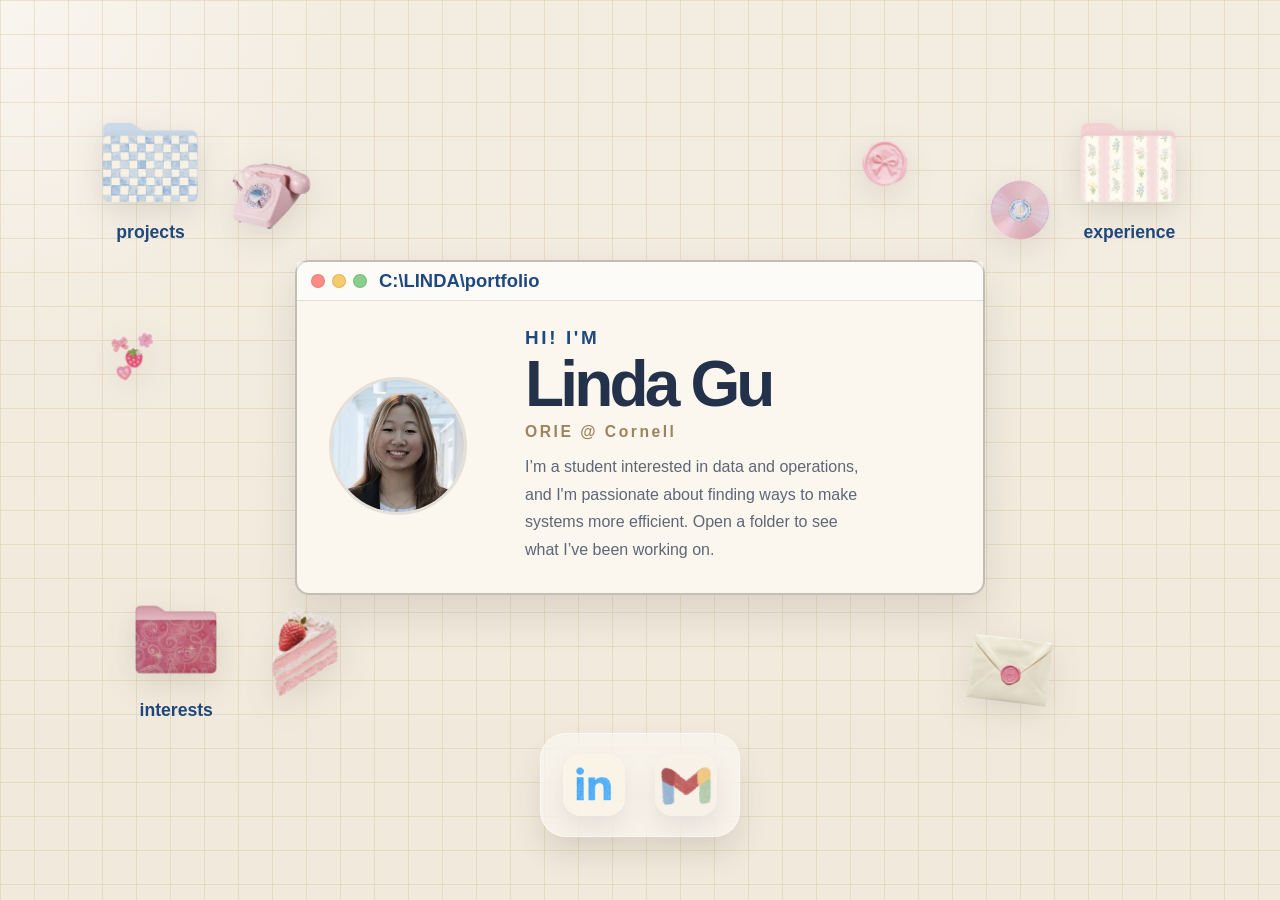
<file: index.html>
<!DOCTYPE html>
<html lang="en">
<head>
  <meta charset="utf-8">
  <meta name="viewport" content="width=device-width, initial-scale=1">
  <title>Linda Gu | Desktop Portfolio</title>
  <meta name="description" content="A desktop-inspired portfolio homepage for Linda Gu.">
  <link rel="icon" type="image/png" href="assets/favicon-cards.png">
  <link rel="preconnect" href="https://fonts.googleapis.com">
  <link rel="preconnect" href="https://fonts.gstatic.com" crossorigin>
  <link href="https://fonts.googleapis.com/css2?family=Caveat:wght@500;700&display=swap" rel="stylesheet">
  <link rel="stylesheet" href="fontawesome/css/fontawesome-all.min.css">
  <link rel="stylesheet" href="site.css">
</head>
<body class="page-home">
  <main class="desktop-shell">
    <section class="desktop-board">
      <div class="desktop-grid" aria-hidden="true"></div>

      <a class="desktop-folder projects-folder" href="projects.html">
        <img class="folder-illustration" src="assets/folder-projects.png" alt="">
        <span class="folder-name">projects</span>
      </a>

      <a class="desktop-folder experience-folder" href="experience.html">
        <img class="folder-illustration" src="assets/folder-experience.png" alt="">
        <span class="folder-name">experience</span>
      </a>

      <a class="desktop-folder interests-folder" href="interests.html">
        <img class="folder-illustration" src="assets/folder-interests.png" alt="">
        <span class="folder-name">interests</span>
      </a>

      <section class="hero-window" aria-label="Profile window">
        <div class="window-bar home-window-bar">
          <div class="window-controls" aria-hidden="true">
            <span class="control close"></span>
            <span class="control minimize"></span>
            <span class="control maximize"></span>
          </div>
          <div class="window-path">C:\LINDA\portfolio</div>
        </div>

        <div class="hero-window-body">
          <div class="profile-photo">
            <div class="profile-photo-art">
              <img src="assets/headshot-crop.jpg" alt="Linda Gu headshot">
            </div>
          </div>

          <div class="hero-copy">
            <p class="eyebrow">hi! i'm</p>
            <h1>Linda Gu</h1>
            <p class="role-line">ORIE @ Cornell</p>
            <p class="hero-text">
              I’m a student interested in data and operations, and I'm passionate about finding ways to make systems more efficient. Open a folder to see what I’ve been working on. </p>
          </div>
        </div>
      </section>

      <div class="sticker-hover sticker-one">
        <img class="custom-sticker" src="assets/sticker-phone.png" alt="">
      </div>
      <div class="sticker-hover sticker-two">
        <img class="custom-sticker" src="assets/sticker-cd.png" alt="">
      </div>
      <div class="sticker-hover sticker-three">
        <img class="custom-sticker" src="assets/sticker-cake.png" alt="">
      </div>
      <div class="sticker-hover sticker-four">
        <img class="custom-sticker" src="assets/icon-sticker.png" alt="">
      </div>
      <div class="sticker-hover sticker-five">
        <img class="custom-sticker" src="assets/sticker-envelope.png" alt="">
      </div>
      <div class="sticker-hover sticker-six">
        <img class="custom-sticker" src="assets/sticker-patchset.png" alt="">
      </div>

      <nav class="desktop-dock" aria-label="Social links">
        <a class="dock-app icon-linkedin" href="https://www.linkedin.com/in/lg647/" target="_blank" rel="noreferrer" aria-label="LinkedIn">
          <span class="app-tile">
            <img src="assets/linkedin.jpg" alt="">
          </span>
          <span class="sr-only">LinkedIn</span>
        </a>
        <a class="dock-app icon-gmail" href="mailto:lg647@cornell.edu" aria-label="Gmail">
          <span class="app-tile">
            <img src="assets/gmail.jpg" alt="">
          </span>
          <span class="sr-only">Gmail</span>
        </a>
      </nav>
    </section>
  </main>
</body>
</html>
</file>
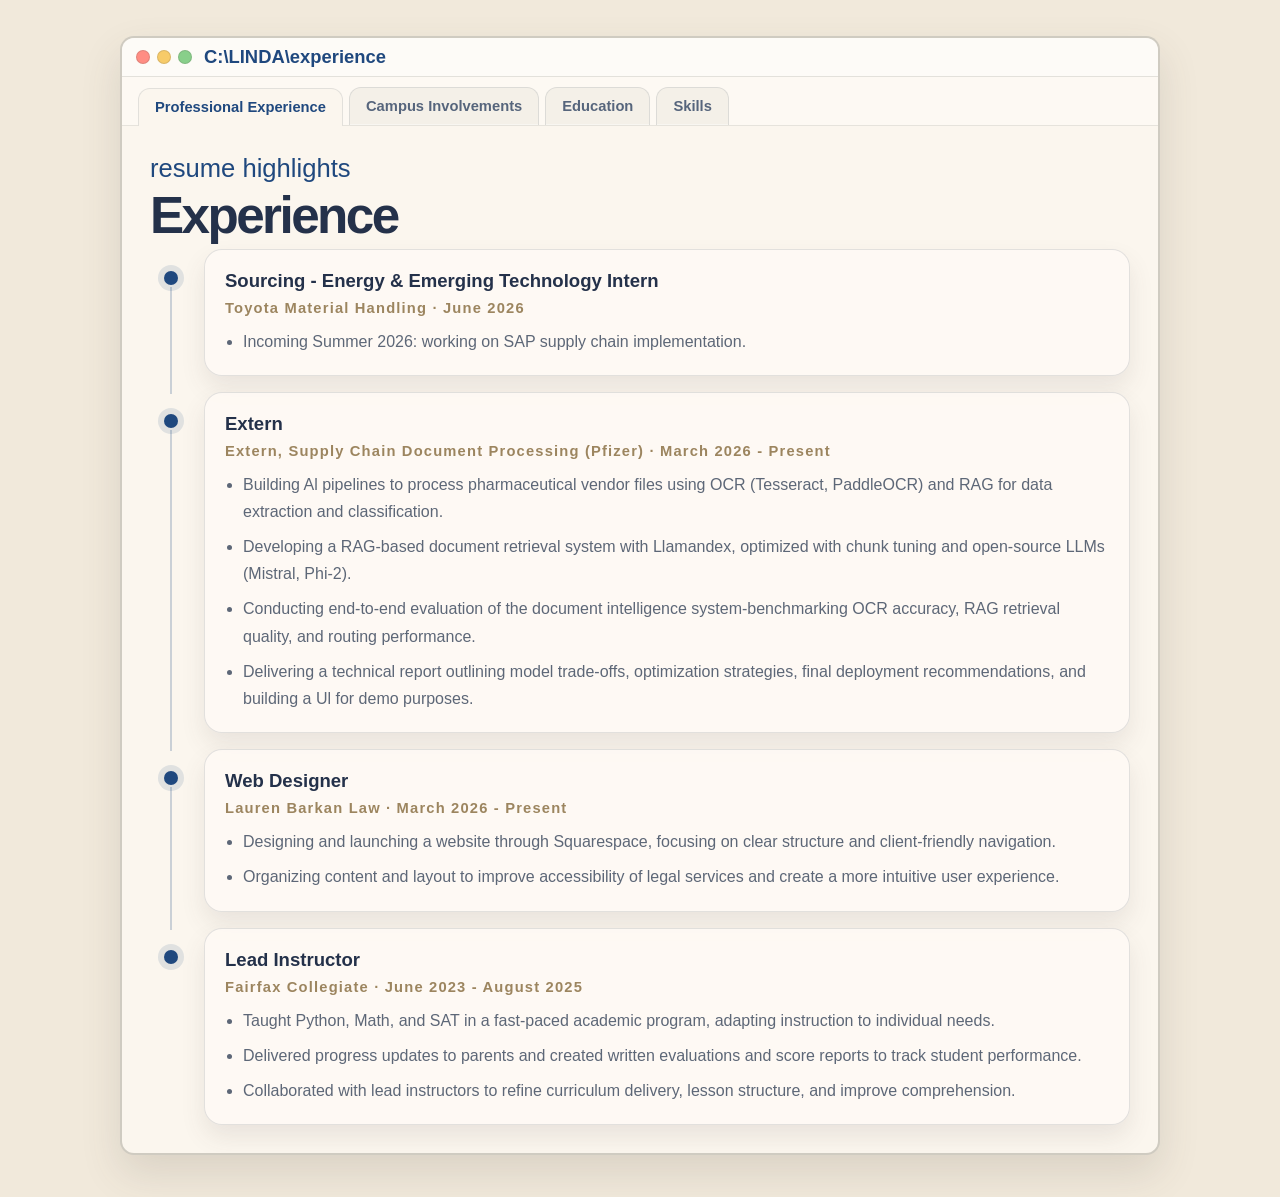
<file: experience.html>
<!DOCTYPE html>
<html lang="en">
<head>
  <meta charset="utf-8">
  <meta name="viewport" content="width=device-width, initial-scale=1">
  <title>Experience | Linda Gu</title>
  <link rel="icon" type="image/png" href="assets/favicon-cards.png">
  <link rel="preconnect" href="https://fonts.googleapis.com">
  <link rel="preconnect" href="https://fonts.gstatic.com" crossorigin>
  <link href="https://fonts.googleapis.com/css2?family=Caveat:wght@500;700&display=swap" rel="stylesheet">
  <link rel="stylesheet" href="fontawesome/css/fontawesome-all.min.css">
  <link rel="stylesheet" href="site.css">
</head>
<body>
  <main class="subpage">
    <div class="page-wrap">
      <section class="content-window">
        <header class="content-head">
          <div class="content-path">
            <div class="window-controls">
              <a class="control-link" href="index.html" aria-label="Close Experience window"><span class="control close"></span></a>
              <span class="control minimize" aria-hidden="true"></span>
              <span class="control maximize" aria-hidden="true"></span>
            </div>
            <span class="window-path">C:\LINDA\experience</span>
          </div>
        </header>
        <div class="tab-strip" role="tablist" aria-label="Experience sections">
          <button class="tab-button is-active" type="button" role="tab" aria-selected="true" aria-controls="tab-experience" id="tab-button-experience" data-tab-target="tab-experience">Professional Experience</button>
          <button class="tab-button" type="button" role="tab" aria-selected="false" aria-controls="tab-leadership" id="tab-button-leadership" data-tab-target="tab-leadership">Campus Involvements</button>
          <button class="tab-button" type="button" role="tab" aria-selected="false" aria-controls="tab-education" id="tab-button-education" data-tab-target="tab-education">Education</button>
          <button class="tab-button" type="button" role="tab" aria-selected="false" aria-controls="tab-skills" id="tab-button-skills" data-tab-target="tab-skills">Skills</button>
        </div>
        <div class="content-body">
          <p class="section-kicker">resume highlights</p>
          <h1 class="page-title">Experience</h1>
          <div class="tab-panels">
            <section class="tab-panel is-active" id="tab-experience" role="tabpanel" aria-labelledby="tab-button-experience">
              <div class="timeline-layout">
                <article class="timeline-entry">
                  <div class="timeline-rail">
                    <span class="timeline-dot"></span>
                    <span class="timeline-line"></span>
                  </div>
                  <div class="timeline-content resume-card">
                    <h2 class="card-title">Sourcing - Energy & Emerging Technology Intern</h2>
                    <p class="card-meta"> Toyota Material Handling · June 2026</p>
                    <ul class="bullet-list">
                    <li>Incoming Summer 2026: working on SAP supply chain implementation.</li></ul>
                  </div>
                </article>
                <article class="timeline-entry">
                  <div class="timeline-rail">
                    <span class="timeline-dot"></span>
                    <span class="timeline-line"></span>
                  </div>
                  <div class="timeline-content resume-card">
                    <h2 class="card-title">Extern</h2>
                    <p class="card-meta">Extern, Supply Chain Document Processing (Pfizer) · March 2026 - Present</p>
                    <ul class="bullet-list">
                      <li>Building Al pipelines to process pharmaceutical vendor files using OCR (Tesseract, PaddleOCR) and RAG for data extraction and classification.</li>
                      <li>Developing a RAG-based document retrieval system with Llamandex, optimized with chunk tuning and open-source LLMs (Mistral, Phi-2).</li>
                      <li>Conducting end-to-end evaluation of the document intelligence system-benchmarking OCR accuracy, RAG retrieval quality, and routing performance. </li>
                      <li>Delivering a technical report outlining model trade-offs, optimization strategies, final deployment recommendations, and building a Ul for demo purposes.</li>
                    </ul>
                  </div>
                </article>
                <article class="timeline-entry">
                  <div class="timeline-rail">
                    <span class="timeline-dot"></span>
                    <span class="timeline-line"></span>
                  </div>
                  <div class="timeline-content resume-card">
                    <h2 class="card-title">Web Designer</h2>
                    <p class="card-meta">Lauren Barkan Law · March 2026 - Present</p>
                    <ul class="bullet-list">
                      <li>Designing and launching a website through Squarespace, focusing on clear structure and client-friendly navigation.</li>
                      <li>Organizing content and layout to improve accessibility of legal services and create a more intuitive user experience.</li>
                    </ul>
                  </div>
                </article>
                <article class="timeline-entry">
                  <div class="timeline-rail">
                    <span class="timeline-dot"></span>
                  </div>
                  <div class="timeline-content resume-card">
                    <h2 class="card-title">Lead Instructor</h2>
                    <p class="card-meta">Fairfax Collegiate · June 2023 - August 2025</p>
                    <ul class="bullet-list">
                      <li>Taught Python, Math, and SAT in a fast-paced academic program, adapting instruction to individual needs.</li>
                      <li>Delivered progress updates to parents and created written evaluations and score reports to track student performance.</li>
                      <li>Collaborated with lead instructors to refine curriculum delivery, lesson structure, and improve comprehension.</li>                 
                    </ul>
                  </div>
                </article>
              </div>
            </section>

            <section class="tab-panel" id="tab-leadership" role="tabpanel" aria-labelledby="tab-button-leadership" hidden>
              <div class="timeline-layout">
                <article class="timeline-entry">
                  <div class="timeline-rail">
                    <span class="timeline-dot"></span>
                    <span class="timeline-line"></span>
                  </div>
                  <div class="timeline-content resume-card">
                    <h2 class="card-title">Member</h2>
                    <p class="card-meta">Kappa Theta Pi Professional Technology Fraternity · February 2026 - Present</p>
                    <ul class="bullet-list">
                      <li>Completing New Member Education curriculum covering Frontend, Backend, ML, Data Science, and Tech Consulting.</li>
                    </ul>
                  </div>
                </article>
                <article class="timeline-entry">
                  <div class="timeline-rail">
                    <span class="timeline-dot"></span>
                    <span class="timeline-line"></span>
                  </div>
                  <div class="timeline-content resume-card">
                    <h2 class="card-title">Analyst</h2>
                    <p class="card-meta">Cornell Investments Club · February 2025 - Present</p>
                    <ul class="bullet-list">
                      <li>Performed comparable company analysis and Discounted Cash Flow modeling to estimate implied share prices.</li>
                      <li>Analyzed sector-level market trends, industry dynamics, and key performance drivers across TMT and Healthcare.</li>
                      <li>Delivered 6+ data-driven pitches using industry-standard financial data platforms across IB, VC, and S&T.</li>
                    </ul>
                  </div>
                </article>
                <article class="timeline-entry">
                  <div class="timeline-rail">
                    <span class="timeline-dot"></span>
                    <span class="timeline-line"></span>
                  </div>
                  <div class="timeline-content resume-card">
                    <h2 class="card-title">Full Team Administrative Lead</h2>
                    <p class="card-meta">Cornell University Autonomous Underwater Vehicles Project Team · October 2024 - Present</p>
                    <ul class="bullet-list">
                      <li>Raised $6,500+ in one month by maintaining sponsor relations and actively engaging 200+ potential sponsors.</li>
                      <li>Coordinated cross-team logistics and procurement processes to support project timelines and resource allocation.</li>
                      <li>Managed team financial operations for 50+ members, approving transactions and creating mid-year projections.</li>
                    </ul>
                  </div>
                </article>
                <article class="timeline-entry">
                  <div class="timeline-rail">
                    <span class="timeline-dot"></span>
                  </div>
                  <div class="timeline-content resume-card">
                    <h2 class="card-title">Undergraduate Researcher</h2>
                    <p class="card-meta">Cornell University Department of Systems Engineering · Jan 2025 - June 2025</p>
                    <ul class="bullet-list">
                      <li>Applied Bayesian modeling techniques to estimate and predict urban carbon emissions under imperfect data.</li>
                      <li>Aggregated and analyzed 1,000,000 data points using histograms and QQ plots to identify seasonal trends.</li>
                      <li>Collaborated with faculty and PhD students to refine statistical methodology and ensure clarity in research paper.</li>


                    </ul>
                  </div>
                </article>
              </div>
            </section>

            <section class="tab-panel" id="tab-education" role="tabpanel" aria-labelledby="tab-button-education" hidden>
              <div class="education-layout">
                <article class="resume-card education-main">
                  <img class="education-icon books-icon" src="assets/sticker-paper-stack.png" alt="">
                  <div>
                    <h2 class="card-title">Education</h2>
                    <p class="card-meta">Cornell University · B.S. Operations Research and Information Engineering · 2028</p>
                    <p>Currently in my second year at Cornell pursing a major in Operations Research and Information Engineering and a minor in Business with a cummulative GPA of 3.74/4.0.</p>
                  </div>
                </article>
                <article class="resume-card education-main education-photo-card">
                    <img class="education-inline-icon" src="assets/sticker-book-single.png" alt="">
                    <div>
                    <h2 class="card-title">Classes I liked</h2>
                    <p class="card-meta">Relevant Coursework</p>
                    <p>Optimization, Object Oriented Programming and Data Structures, Practical Tools for Operations Research, Machine Learning and Data Science, Linear Algebra, Probability and Statistics, and Multivariable Calculus.</p>
                    </div>
                </article>
              </div>
            </section>

            <section class="tab-panel" id="tab-skills" role="tabpanel" aria-labelledby="tab-button-skills" hidden>
              <div class="card-grid single-tab-grid skills-grid">
                <article class="resume-card">
                  <h2 class="card-title">Languages</h2>
                  <p class="card-meta">MY TOOLBOX</p>
                  <div class="pill-row">
                    <span class="pill">Python</span>
                    <span class="pill">SQL</span>
                    <span class="pill">Java</span>
                    <span class="pill">HTML/CSS</span>
                  </div>
                </article>
                <article class="resume-card">
                  <h2 class="card-title">Finance &amp; Modeling</h2>
                  <p class="card-meta">FOR OPS</p>
                  <div class="pill-row">
                    <span class="pill">Financial Modeling</span>
                    <span class="pill">Powerpoint</span>
                    <span class="pill">Excel</span>
                  </div>
                </article>
                <article class="resume-card">
                  <h2 class="card-title">Data Analysis</h2>
                  <p class="card-meta">FOR DATA</p>
                  <div class="pill-row">
                    <span class="pill">PowerBI</span>
                    <span class="pill">Tableau</span>
                  </div>
                </article>
                <article class="resume-card">
                  <h2 class="card-title">Tools</h2>
                  <p class="card-meta">WHERE I BUILD</p>
                   <div class="pill-row">
                  <span class="pill">Git</span>
                  <span class="pill">Jupyter</span>
                  <span class="pill">VS Code</span>
                  </div>
              </div>
            </section>
          </div>
        </div>
      </section>
    </div>
  </main>

  <script>
    const tabButtons = Array.from(document.querySelectorAll(".tab-button"));
    const tabPanels = Array.from(document.querySelectorAll(".tab-panel"));

    tabButtons.forEach((button) => {
      button.addEventListener("click", () => {
        const targetId = button.dataset.tabTarget;

        tabButtons.forEach((item) => {
          const isActive = item === button;
          item.classList.toggle("is-active", isActive);
          item.setAttribute("aria-selected", String(isActive));
        });

        tabPanels.forEach((panel) => {
          const isActive = panel.id === targetId;
          panel.classList.toggle("is-active", isActive);
          panel.hidden = !isActive;
        });
      });
    });
  </script>
</body>
</html>
</file>
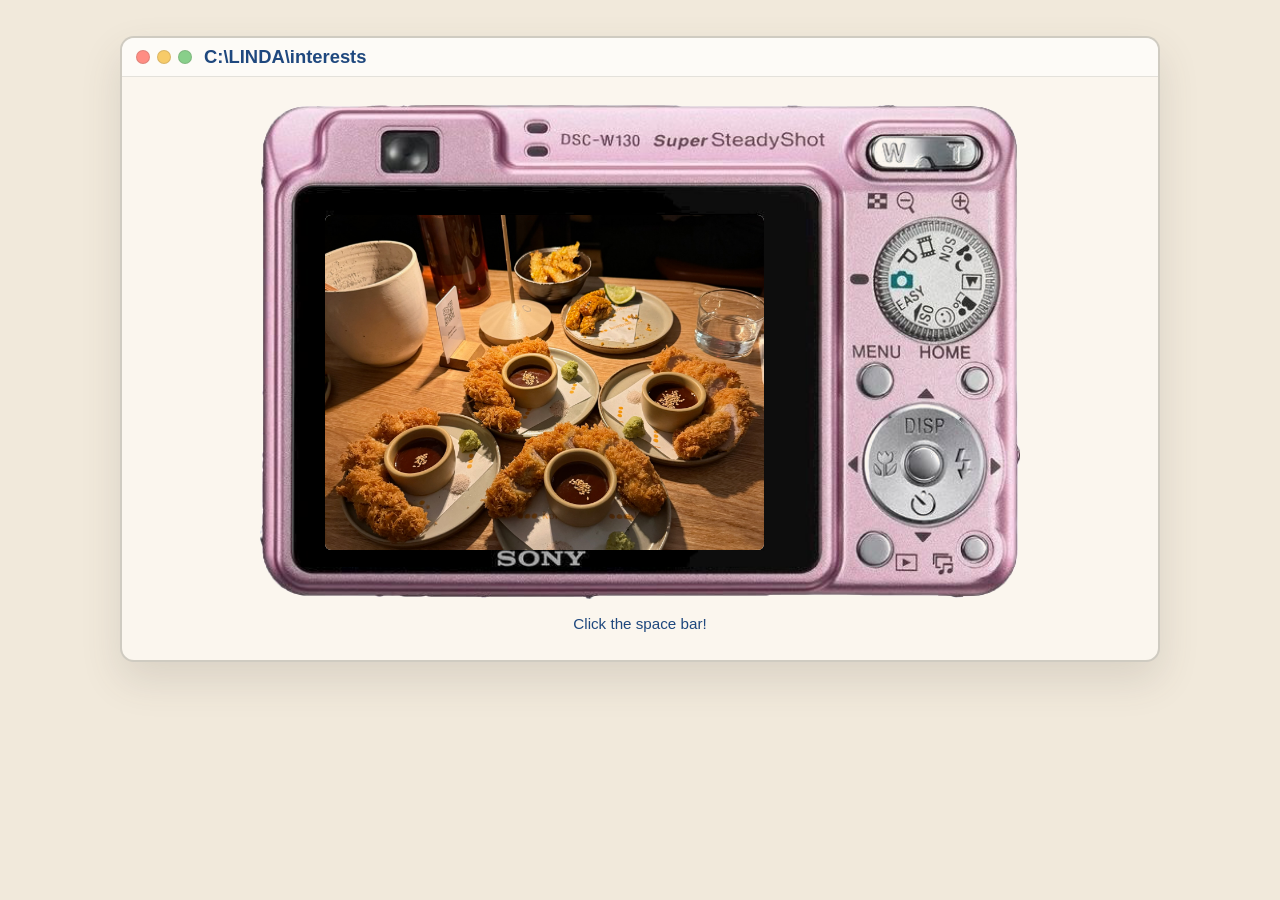
<file: interests.html>
<!DOCTYPE html>
<html lang="en">
<head>
  <meta charset="utf-8">
  <meta name="viewport" content="width=device-width, initial-scale=1">
  <title>Interests | Linda Gu</title>
  <link rel="icon" type="image/png" href="assets/favicon-cards.png">
  <link rel="preconnect" href="https://fonts.googleapis.com">
  <link rel="preconnect" href="https://fonts.gstatic.com" crossorigin>
  <link href="https://fonts.googleapis.com/css2?family=Caveat:wght@500;700&display=swap" rel="stylesheet">
  <link rel="stylesheet" href="fontawesome/css/fontawesome-all.min.css">
  <link rel="stylesheet" href="site.css">
</head>
<body>
  <main class="subpage">
    <div class="page-wrap">
      <section class="content-window">
        <header class="content-head">
          <div class="content-path">
            <div class="window-controls">
              <a class="control-link" href="index.html" aria-label="Close Interests window"><span class="control close"></span></a>
              <span class="control minimize" aria-hidden="true"></span>
              <span class="control maximize" aria-hidden="true"></span>
            </div>
            <span class="window-path">C:\LINDA\interests</span>
          </div>
        </header>
        <div class="content-body camera-page">
          <div class="camera-wrap">
            <div class="camera-frame">
              <img class="camera-shell" src="assets/camera-shell-pink.png" alt="">
              <div class="camera-photo-stage">
                <img id="camera-photo" class="camera-photo" src="" alt="Camera gallery image">
              </div>
              <button id="camera-next" class="camera-button" type="button" aria-label="Next photo"></button>
            </div>
          </div>
          <p class="camera-note">Click the space bar!</p>
        </div>
      </section>
    </div>
  </main>

  <script>
    const cameraPhotos = [
      "assets/IMG_2503.jpg",
      "assets/IMG_2049.jpg",
      "assets/IMG_4041.JPG",
      "assets/IMG_0036.JPG",
      "assets/IMG_0472.jpg",
      "assets/IMG_0110.JPG",
      "assets/IMG_1949.JPG",
      "assets/DSCN1733.JPG",
      "assets/IMG_3877.jpg",
      "assets/IMG_5991.jpeg",
      "assets/IMG_1668.JPG",
      "assets/IMG_8015.jpeg",
      "assets/IMG_4427.jpeg",
      "assets/IMG_7093.jpeg",
      "assets/Screenshot 2026-04-12 at 11.31.49 AM.png",
      "",
      "",
      "",
      ""
    ];

    const fallbackPhoto = "assets/headshot-crop.jpg";
    const usablePhotos = cameraPhotos.filter(Boolean);
    const shuffledPhotos = usablePhotos
      .map((photo) => ({ photo, sort: Math.random() }))
      .sort((a, b) => a.sort - b.sort)
      .map(({ photo }) => photo);
    const photoList = shuffledPhotos.length ? shuffledPhotos : [fallbackPhoto];
    const cameraPhoto = document.getElementById("camera-photo");
    const cameraNext = document.getElementById("camera-next");
    let photoIndex = 0;

    function applyPhotoCrop(photoPath) {
      cameraPhoto.style.objectPosition = "center center";
    }

    function renderCameraPhoto() {
      cameraPhoto.classList.remove("is-sliding");
      void cameraPhoto.offsetWidth;
      const currentPhoto = photoList[photoIndex];
      cameraPhoto.src = currentPhoto;
      applyPhotoCrop(currentPhoto);
      cameraPhoto.classList.add("is-sliding");
    }

    cameraNext.addEventListener("click", () => {
      photoIndex = (photoIndex + 1) % photoList.length;
      renderCameraPhoto();
    });

    document.addEventListener("keydown", (event) => {
      if (event.code === "Space") {
        event.preventDefault();
        photoIndex = (photoIndex + 1) % photoList.length;
        renderCameraPhoto();
      }
    });

    renderCameraPhoto();
  </script>
</body>
</html>
</file>
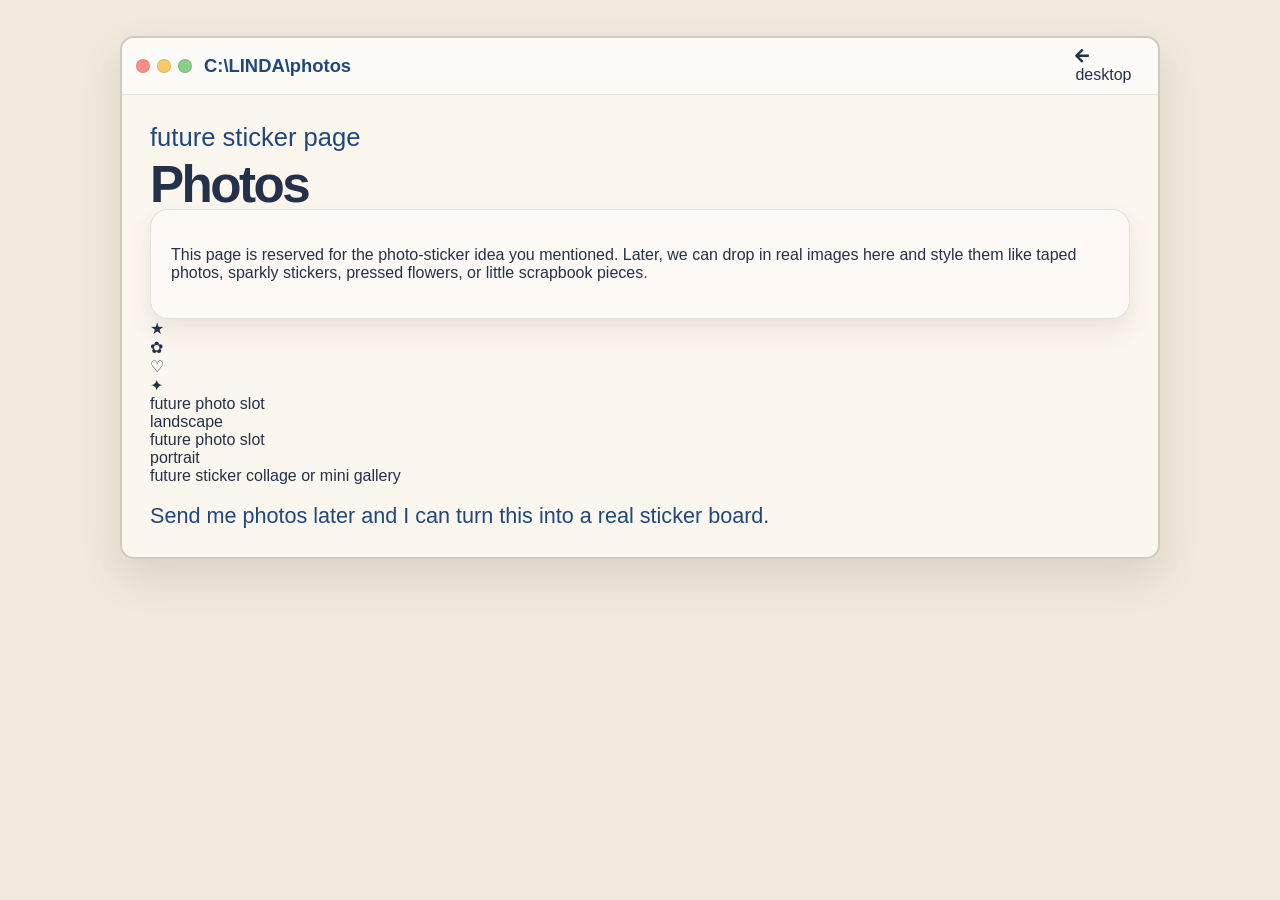
<file: photos.html>
<!DOCTYPE html>
<html lang="en">
<head>
  <meta charset="utf-8">
  <meta name="viewport" content="width=device-width, initial-scale=1">
  <title>Photos | Linda Gu</title>
  <link rel="preconnect" href="https://fonts.googleapis.com">
  <link rel="preconnect" href="https://fonts.gstatic.com" crossorigin>
  <link href="https://fonts.googleapis.com/css2?family=Caveat:wght@500;700&family=Manrope:wght@400;500;600;700;800&display=swap" rel="stylesheet">
  <link rel="stylesheet" href="fontawesome/css/fontawesome-all.min.css">
  <link rel="stylesheet" href="site.css">
</head>
<body>
  <main class="subpage">
    <div class="page-wrap">
      <section class="content-window">
        <header class="content-head">
          <div class="content-path">
            <div class="window-controls" aria-hidden="true">
              <span class="control close"></span>
              <span class="control minimize"></span>
              <span class="control maximize"></span>
            </div>
            <span class="window-path">C:\LINDA\photos</span>
          </div>
          <a class="back-link" href="index.html"><i class="fas fa-arrow-left"></i> desktop</a>
        </header>
        <div class="content-body">
          <p class="section-kicker">future sticker page</p>
          <h1 class="page-title">Photos</h1>
          <article class="info-card">
            <p>
              This page is reserved for the photo-sticker idea you mentioned. Later, we can drop in real images here and style them like taped photos,
              sparkly stickers, pressed flowers, or little scrapbook pieces.
            </p>
          </article>

          <div class="sticker-board">
            <div class="placeholder-sticker sticker-a">★</div>
            <div class="placeholder-sticker sticker-b">✿</div>
            <div class="placeholder-sticker sticker-c">♡</div>
            <div class="placeholder-sticker sticker-d">✦</div>
            <div class="photo-slot slot-large">future photo slot<br>landscape</div>
            <div class="photo-slot slot-small">future photo slot<br>portrait</div>
            <div class="photo-slot slot-wide">future sticker collage or mini gallery</div>
          </div>

          <p class="meta-note">Send me photos later and I can turn this into a real sticker board.</p>
        </div>
      </section>
    </div>
  </main>
</body>
</html>
</file>
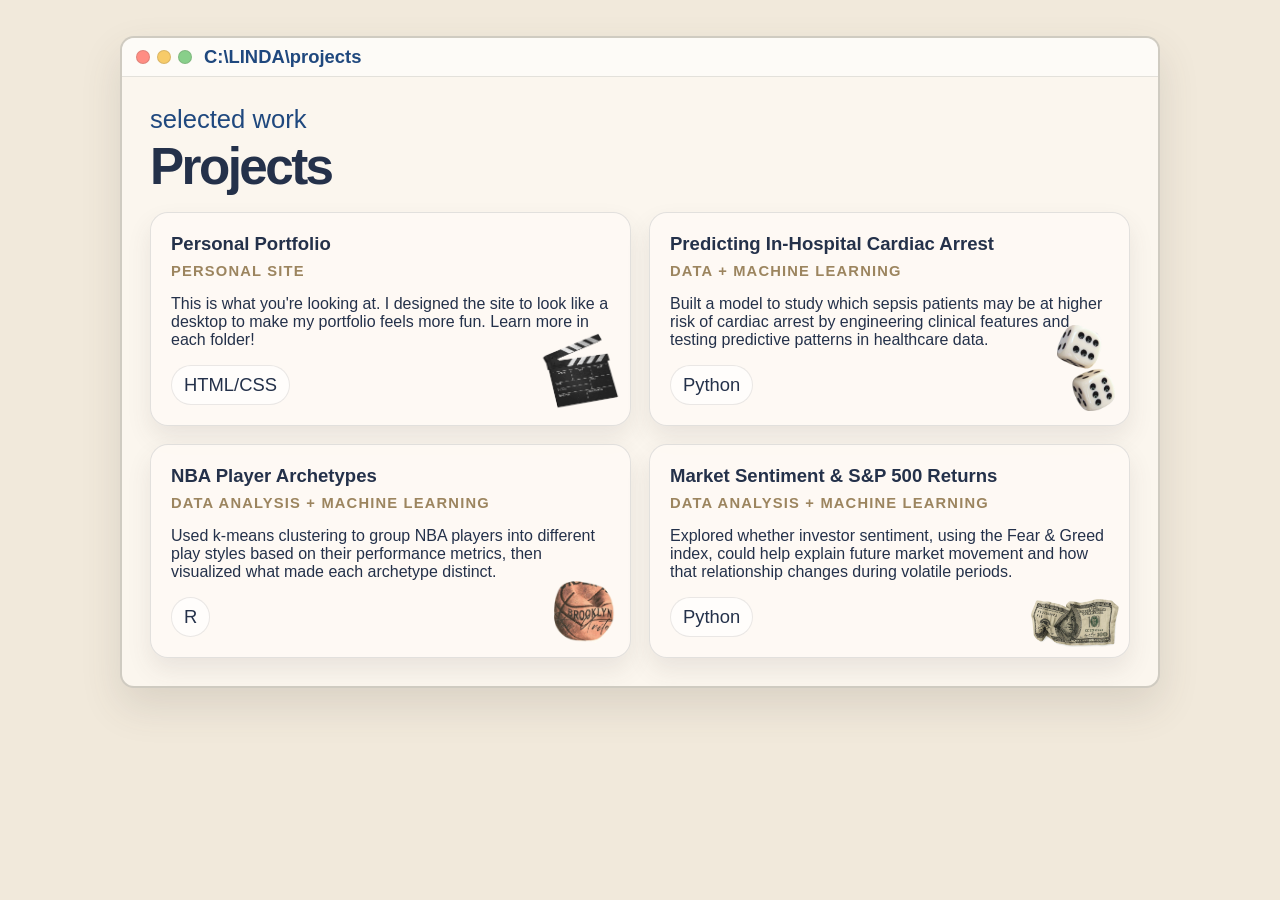
<file: projects.html>
<!DOCTYPE html>
<html lang="en">
<head>
  <meta charset="utf-8">
  <meta name="viewport" content="width=device-width, initial-scale=1">
  <title>Projects | Linda Gu</title>
  <link rel="icon" type="image/png" href="assets/favicon-cards.png">
  <link rel="preconnect" href="https://fonts.googleapis.com">
  <link rel="preconnect" href="https://fonts.gstatic.com" crossorigin>
  <link href="https://fonts.googleapis.com/css2?family=Caveat:wght@500;700&display=swap" rel="stylesheet">
  <link rel="stylesheet" href="fontawesome/css/fontawesome-all.min.css">
  <link rel="stylesheet" href="site.css">
</head>
<body>
  <main class="subpage">
    <div class="page-wrap">
      <section class="content-window">
        <header class="content-head">
          <div class="content-path">
            <div class="window-controls">
              <a class="control-link" href="index.html" aria-label="Close Projects window"><span class="control close"></span></a>
              <span class="control minimize" aria-hidden="true"></span>
              <span class="control maximize" aria-hidden="true"></span>
            </div>
            <span class="window-path">C:\LINDA\projects</span>
          </div>
        </header>
        <div class="content-body">
          <p class="section-kicker">selected work</p>
          <h1 class="page-title">Projects</h1>

          <div class="card-grid">
            <article class="project-card project-card-decorated">
              <img class="project-corner-icon icon-clapper" src="assets/sticker-clapper.png" alt="">
              <h2 class="card-title">Personal Portfolio</h2>
              <p class="card-meta">PERSONAL SITE</p>
              <p>This is what you're looking at. I designed the site to look like a desktop to make my portfolio feels more fun. Learn more in each folder!</p>
              <div class="pill-row software-pills">
                <span class="pill">HTML/CSS</span>
              </div>
            </article>
            <article class="project-card project-card-decorated">
              <img class="project-corner-icon icon-dice" src="assets/sticker-dice.png" alt="">
              <h2 class="card-title">Predicting In-Hospital Cardiac Arrest</h2>
              <p class="card-meta">DATA + MACHINE LEARNING</p>
              <p>Built a model to study which sepsis patients may be at higher risk of cardiac arrest by engineering clinical features and testing predictive patterns in healthcare data.</p>
              <div class="pill-row software-pills">
                <span class="pill">Python</span>
              </div>
            </article>
            <article class="project-card project-card-decorated">
              <img class="project-corner-icon icon-basketball" src="assets/sticker-basketball.png" alt="">
              <h2 class="card-title">NBA Player Archetypes</h2>
              <p class="card-meta">DATA ANALYSIS + MACHINE LEARNING</p>
              <p>Used k-means clustering to group NBA players into different play styles based on their performance metrics, then visualized what made each archetype distinct.</p>
              <div class="pill-row software-pills">
                <span class="pill">R</span>
              </div>
            </article>
            <article class="project-card project-card-decorated">
              <img class="project-corner-icon icon-money" src="assets/sticker-money.png" alt="">
              <h2 class="card-title">Market Sentiment &amp; S&amp;P 500 Returns</h2>
              <p class="card-meta">DATA ANALYSIS + MACHINE LEARNING</p>
              <p>Explored whether investor sentiment, using the Fear &amp; Greed index, could help explain future market movement and how that relationship changes during volatile periods.</p>
              <div class="pill-row software-pills">
                <span class="pill">Python</span>
              </div>
            </article>
          </div>
        </div>
      </section>
    </div>
  </main>
</body>
</html>
</file>
<file: site.css>
:root {
  --bg: #f1e9db;
  --paper: #fbf6ee;
  --paper-soft: rgba(255, 251, 245, 0.8);
  --ink: #24314a;
  --soft-ink: #5d6777;
  --path-blue: #1f487e;
  --line: rgba(53, 64, 86, 0.14);
  --shadow: 0 18px 40px rgba(76, 72, 64, 0.14);
  --shadow-soft: 0 12px 24px rgba(76, 72, 64, 0.1);
  --radius-lg: 18px;
  --radius-md: 14px;
  --display-font: "Fields", "Avenir Next", "Trebuchet MS", sans-serif;
  --body-font: "Proxima Soft", "Avenir Next", "Nunito Sans", sans-serif;
  --script-font: var(--body-font);
}

* {
  box-sizing: border-box;
}

html,
body {
  margin: 0;
  min-height: 100%;
}

body {
  color: var(--ink);
  font-family: var(--body-font);
  background: var(--bg);
}

body.page-home {
  height: 100vh;
  overflow: hidden;
}

a {
  color: inherit;
  text-decoration: none;
}

.sr-only {
  position: absolute;
  width: 1px;
  height: 1px;
  padding: 0;
  margin: -1px;
  overflow: hidden;
  clip: rect(0, 0, 0, 0);
  white-space: nowrap;
  border: 0;
}

.desktop-shell,
.desktop-board {
  min-height: 100vh;
}

.desktop-board {
  position: relative;
  overflow: hidden;
  background:
    radial-gradient(circle at top left, rgba(255, 255, 255, 0.48), transparent 22%),
    linear-gradient(180deg, rgba(255, 255, 255, 0.18), rgba(255, 255, 255, 0)),
    var(--bg);
}

.desktop-grid {
  position: absolute;
  inset: 0;
  background-image:
    linear-gradient(rgba(205, 185, 136, 0.34) 1px, transparent 1px),
    linear-gradient(90deg, rgba(205, 185, 136, 0.34) 1px, transparent 1px);
  background-size: 34px 34px;
  opacity: 0.9;
  pointer-events: none;
}

.desktop-folder {
  position: absolute;
  z-index: 2;
  display: grid;
  gap: 2px;
  justify-items: center;
  width: 122px;
  transition: transform 180ms ease;
}

.desktop-folder:hover,
.desktop-folder:focus-visible {
  transform: translateY(-6px) scale(1.01);
  outline: none;
}

.projects-folder {
  top: 11.5vh;
  left: 7vw;
}

.experience-folder {
  top: 11.5vh;
  right: 7vw;
}

.interests-folder {
  left: 9vw;
  bottom: 20vh;
}

.folder-illustration {
  width: 118px;
  height: auto;
  display: block;
  filter: drop-shadow(0 10px 15px rgba(70, 65, 57, 0.14));
}

.folder-name {
  color: var(--path-blue);
  font-family: var(--body-font);
  font-weight: 600;
  font-size: 1.1rem;
  line-height: 1;
}

.hero-window {
  position: absolute;
  top: 49%;
  left: 50%;
  z-index: 3;
  width: min(690px, calc(100vw - 300px));
  transform: translate(-50%, -54%);
  border: 2px solid rgba(93, 90, 78, 0.36);
  border-radius: 14px;
  background: var(--paper);
  box-shadow: var(--shadow);
}

.window-bar {
  display: flex;
  align-items: center;
  gap: 12px;
  padding: 10px 14px;
  border-bottom: 1px solid rgba(93, 90, 78, 0.18);
}

.home-window-bar,
.content-head {
  background: rgba(255, 255, 255, 0.55);
}

.window-controls {
  display: flex;
  align-items: center;
  gap: 7px;
}

.control {
  width: 14px;
  height: 14px;
  border-radius: 50%;
  border: 1px solid rgba(83, 79, 71, 0.18);
  display: inline-block;
}

.control.close {
  background: #ff8d83;
}

.control.minimize {
  background: #f7cb69;
}

.control.maximize {
  background: #88cf8a;
}

.control-link {
  line-height: 0;
}

.window-path,
.section-kicker {
  color: var(--path-blue);
  font-family: var(--body-font);
}

.window-path {
  flex: 1;
  font-size: 1.15rem;
  line-height: 1;
  font-weight: 700;
}

.hero-window-body {
  display: grid;
  grid-template-columns: 168px 1fr;
  gap: 28px;
  align-items: center;
  padding: 28px 32px 30px;
}

.profile-photo-art {
  width: 138px;
  height: 138px;
  border-radius: 50%;
  border: 3px solid rgba(70, 64, 55, 0.12);
  overflow: hidden;
  box-shadow: inset 0 -18px 26px rgba(0, 0, 0, 0.06);
}

.profile-photo-art img {
  width: 100%;
  height: 100%;
  object-fit: cover;
  object-position: center 24%;
  display: block;
}

.hero-copy {
  font-family: var(--body-font);
}

.eyebrow {
  margin: 0;
  font-family: var(--body-font);
  font-size: 1.18rem;
  font-weight: 700;
  line-height: 1;
  color: var(--path-blue);
  text-transform: uppercase;
  letter-spacing: 0.14em;
}

h1,
.page-title,
.card-title {
  font-family: var(--display-font);
}

.hero-copy h1 {
  margin: 6px 0 8px;
  font-size: clamp(3.3rem, 5vw, 4.8rem);
  line-height: 0.95;
  letter-spacing: -0.06em;
}

.role-line {
  margin: 0 0 12px;
  color: #9e845d;
  font-family: var(--body-font);
  font-size: 0.98rem;
  font-weight: 700;
  letter-spacing: 0.16em;
}

.hero-text,
.card-meta,
.info-card p,
.project-card p,
.resume-card p,
.interest-card p,
.bullet-list,
.meta-note {
  font-family: var(--body-font);
}

.hero-text {
  margin: 0;
  max-width: 38ch;
  color: var(--soft-ink);
  font-size: 1rem;
  line-height: 1.72;
}

.custom-sticker {
  display: block;
  max-width: 100%;
  max-height: 100%;
  object-fit: contain;
  pointer-events: none;
  filter: drop-shadow(0 10px 16px rgba(62, 58, 49, 0.12));
}

.sticker-hover {
  position: absolute;
  z-index: 1;
  transition: transform 180ms ease, filter 180ms ease;
}

.sticker-hover::before,
.sticker-hover::after {
  content: "✦";
  position: absolute;
  color: rgba(255, 190, 218, 0.9);
  font-size: 0.95rem;
  opacity: 0;
  transform: scale(0.6);
  transition: opacity 180ms ease, transform 180ms ease;
  pointer-events: none;
}

.sticker-hover::before {
  top: -8px;
  right: 10px;
}

.sticker-hover::after {
  bottom: -8px;
  left: 8px;
}

.sticker-hover:hover {
  transform: translateY(-5px) rotate(3deg);
  filter: drop-shadow(0 14px 20px rgba(77, 71, 58, 0.16));
}

.sticker-hover:hover::before,
.sticker-hover:hover::after {
  opacity: 1;
  transform: scale(1);
}

.sticker-one {
  top: 18vh;
  left: 18vw;
  width: 82px;
  transform: rotate(-11deg);
}

.sticker-two {
  top: 20vh;
  right: 18vw;
  width: 60px;
  transform: rotate(9deg);
}

.sticker-three {
  bottom: 23vh;
  left: 21vw;
  width: 70px;
  transform: rotate(-7deg);
}

.sticker-four {
  top: 14vh;
  right: 28vw;
  width: 74px;
  transform: rotate(8deg);
}

.sticker-five {
  bottom: 22vh;
  right: 18vw;
  width: 80px;
  transform: rotate(7deg);
}

.sticker-six {
  top: 35vh;
  left: 7vw;
  width: 64px;
  transform: rotate(-10deg);
}

.sticker-seven {
  top: 18vh;
  left: 18vw;
  width: 74px;
  transform: rotate(13deg);
}

.sticker-eight {
  top: 24vh;
  right: 16vw;
  width: 60px;
  transform: rotate(-8deg);
}

.sticker-nine {
  bottom: 24vh;
  left: 21vw;
  width: 62px;
  transform: rotate(9deg);
}

.sticker-ten {
  top: 18vh;
  right: 20vw;
  width: 68px;
  transform: rotate(-12deg);
}

.sticker-eleven {
  bottom: 22vh;
  right: 17vw;
  width: 76px;
  transform: rotate(4deg);
}

.sticker-twelve {
  top: 33vh;
  left: 6vw;
  width: 62px;
  transform: rotate(-11deg);
}

.desktop-dock {
  position: absolute;
  left: 50%;
  bottom: 7vh;
  z-index: 4;
  transform: translateX(-50%);
  display: flex;
  align-items: center;
  justify-content: center;
  gap: 14px;
  padding: 12px 14px;
  border: 1px solid rgba(255, 255, 255, 0.5);
  border-radius: 26px;
  background: rgba(255, 255, 255, 0.42);
  backdrop-filter: blur(16px);
  box-shadow: 0 18px 28px rgba(75, 71, 64, 0.12);
}

.dock-app {
  display: grid;
  place-items: center;
  width: 78px;
  height: 78px;
  transition: transform 180ms ease;
}

.dock-app:hover,
.dock-app:focus-visible {
  transform: translateY(-6px);
  outline: none;
}

.app-tile {
  width: 62px;
  height: 62px;
  border-radius: 18px;
  display: grid;
  place-items: center;
  overflow: hidden;
  box-shadow: var(--shadow-soft);
}

.app-tile img {
  width: 100%;
  height: 100%;
  object-fit: cover;
  display: block;
}

.subpage {
  min-height: 100vh;
  padding: 36px 18px 42px;
  background: var(--bg);
}

.page-wrap {
  width: min(1040px, 100%);
  margin: 0 auto;
}

.content-window {
  border: 2px solid rgba(93, 90, 78, 0.28);
  border-radius: 14px;
  overflow: hidden;
  background: var(--paper);
  box-shadow: var(--shadow);
}

.content-head {
  display: flex;
  align-items: center;
  gap: 12px;
  padding: 10px 14px;
  border-bottom: 1px solid rgba(93, 90, 78, 0.16);
}

.content-path {
  display: flex;
  align-items: center;
  gap: 12px;
  width: 100%;
}

.content-body {
  padding: 28px;
}

.section-kicker {
  margin: 0 0 8px;
  font-size: 1.6rem;
}

.page-title {
  margin: 0;
  color: var(--ink);
  font-size: clamp(2.4rem, 4vw, 4rem);
  line-height: 0.96;
  letter-spacing: -0.05em;
}

.intro-row,
.resume-layout,
.card-grid {
  display: grid;
  grid-template-columns: repeat(2, minmax(0, 1fr));
  gap: 18px;
  margin-top: 20px;
}

.tab-strip {
  display: flex;
  flex-wrap: wrap;
  align-items: flex-end;
  gap: 6px;
  padding: 10px 16px 0;
  background: rgba(255, 255, 255, 0.3);
  border-bottom: 1px solid rgba(93, 90, 78, 0.14);
}

.tab-button {
  position: relative;
  border: 1px solid rgba(53, 64, 86, 0.12);
  border-bottom: 0;
  border-radius: 12px 12px 0 0;
  background: rgba(243, 239, 232, 0.92);
  color: #56657c;
  font-family: var(--body-font);
  font-size: 0.92rem;
  font-weight: 700;
  padding: 10px 16px 11px;
  cursor: pointer;
  transition: background 160ms ease, color 160ms ease, transform 160ms ease, box-shadow 160ms ease;
  box-shadow: 0 -1px 0 rgba(255, 255, 255, 0.38) inset;
}

.tab-button:hover,
.tab-button:focus-visible {
  background: rgba(255, 255, 255, 0.95);
  color: var(--path-blue);
  outline: none;
}

.tab-button.is-active {
  background: var(--paper);
  color: var(--path-blue);
  transform: translateY(1px);
  box-shadow: 0 -1px 0 rgba(255, 255, 255, 0.78) inset;
  z-index: 1;
}

.tab-button.is-active::after {
  content: "";
  position: absolute;
  left: 0;
  right: 0;
  bottom: -1px;
  height: 2px;
  background: var(--paper);
}

.tab-panel[hidden] {
  display: none;
}

.single-tab-grid {
  margin-top: 8px;
}

.timeline-layout {
  display: grid;
  gap: 16px;
  margin-top: 8px;
}

.timeline-entry {
  display: grid;
  grid-template-columns: 42px 1fr;
  gap: 12px;
  align-items: stretch;
}

.timeline-rail {
  position: relative;
  display: flex;
  justify-content: center;
}

.timeline-dot {
  width: 14px;
  height: 14px;
  border-radius: 50%;
  background: var(--path-blue);
  box-shadow: 0 0 0 6px rgba(31, 72, 126, 0.12);
  margin-top: 22px;
  z-index: 1;
}

.timeline-line {
  position: absolute;
  top: 38px;
  bottom: -18px;
  width: 2px;
  background: rgba(31, 72, 126, 0.22);
}

.timeline-content {
  min-height: 100%;
}

.education-layout {
  display: grid;
  gap: 18px;
  margin-top: 8px;
}

.education-layout .resume-card {
  min-height: 188px;
}

.education-main {
  display: grid;
  grid-template-columns: 118px 1fr;
  gap: 18px;
  align-items: center;
}

.education-photo-card {
  grid-template-columns: 118px 1fr;
}

.education-icon {
  width: 100%;
  height: auto;
  object-fit: contain;
}

.books-icon {
  max-width: 118px;
}

.snoopy-icon {
  max-width: 92px;
}

.education-inline-icon {
  width: 92px;
  height: auto;
  justify-self: center;
}

.education-photo-wrap {
  width: 100%;
  height: 100%;
  min-height: 240px;
  border-radius: 16px;
  overflow: hidden;
}

.education-photo {
  width: 100%;
  height: 100%;
  display: block;
  object-fit: cover;
}

.education-photo-copy {
  display: grid;
  align-content: center;
}

.skills-grid {
  grid-template-columns: repeat(2, minmax(0, 1fr));
}

.project-card-decorated {
  position: relative;
  overflow: hidden;
}

.project-corner-icon {
  position: absolute;
  right: 14px;
  bottom: 14px;
  object-fit: contain;
  opacity: 0.95;
  transition: transform 160ms ease, filter 160ms ease;
  pointer-events: none;
}

.project-card-decorated:hover .project-corner-icon {
  transform: translateY(-3px) rotate(4deg);
  filter: drop-shadow(0 8px 10px rgba(81, 73, 60, 0.16));
}

.icon-dice {
  width: 58px;
}

.icon-basketball {
  width: 62px;
}

.icon-money {
  width: 88px;
  right: 10px;
  bottom: 10px;
}

.icon-clapper {
  width: 84px;
  right: 10px;
  bottom: 10px;
}

.info-card,
.project-card,
.resume-card,
.interest-card,
.project-card1,
.project-card2 {
  padding: 20px;
  border: 1px solid var(--line);
  border-radius: var(--radius-lg);
  background: var(--paper-soft);
  box-shadow: var(--shadow-soft);
}

.project-card1,
.project-card2 {
  background: var(--paper-soft);
}

.card-title {
  margin: 0 0 8px;
  font-size: 1.16rem;
}

.card-meta {
  margin: 0 0 12px;
  color: #9c855f;
  font-size: 0.92rem;
  font-weight: 700;
  letter-spacing: 0.08em;
}

.pill-row {
  display: flex;
  flex-wrap: wrap;
  gap: 10px;
  margin-top: 14px;
}

.pill,
.meta-note {
  font-family: var(--body-font);
}

.pill {
  display: inline-flex;
  align-items: center;
  padding: 8px 12px;
  border-radius: 999px;
  background: rgba(255, 255, 255, 0.66);
  border: 1px solid rgba(86, 78, 67, 0.12);
  font-size: 1.15rem;
  transition: transform 160ms ease, background 160ms ease, box-shadow 160ms ease;
}

.software-pills .pill:hover,
.software-pills .pill:focus-visible {
  transform: translateY(-2px) scale(1.04);
  background: rgba(255, 255, 255, 0.95);
  box-shadow: 0 10px 16px rgba(76, 72, 64, 0.12);
  outline: none;
}

.bullet-list {
  margin: 12px 0 0;
  padding-left: 18px;
  color: var(--soft-ink);
  line-height: 1.7;
}

.bullet-list li + li {
  margin-top: 8px;
}

.meta-note {
  margin: 18px 0 0;
  color: var(--path-blue);
  font-size: 1.35rem;
}

.camera-page {
  display: grid;
  gap: 16px;
}

.camera-wrap {
  display: grid;
  place-items: center;
}

.camera-frame {
  position: relative;
  width: min(100%, 760px);
  aspect-ratio: 734 / 477;
}

.camera-shell {
  width: 100%;
  height: 100%;
  object-fit: contain;
  display: block;
}

.camera-photo-stage {
  position: absolute;
  left: 8.5%;
  top: 22.1%;
  width: 57.8%;
  height: 67.9%;
  overflow: hidden;
  border-radius: 6px;
  background: white;
}

.camera-photo {
  width: 100%;
  height: 100%;
  object-fit: cover;
  display: block;
  transform: translateX(0);
}

.camera-photo.is-sliding {
  animation: cameraSlide 340ms ease;
}

.camera-button {
  position: absolute;
  left: 66.6%;
  top: 66.2%;
  width: 10%;
  height: 12%;
  border: 0;
  background: transparent;
  cursor: pointer;
}

.camera-note {
  margin: 0;
  text-align: center;
  color: var(--path-blue);
  font-family: var(--body-font);
  font-size: 0.95rem;
}

@keyframes cameraSlide {
  from {
    opacity: 0.3;
    transform: translateX(24px);
  }
  to {
    opacity: 1;
    transform: translateX(0);
  }
}

@media (max-width: 980px) {
  body.page-home {
    height: auto;
    overflow: auto;
  }

  .desktop-board {
    min-height: 980px;
    padding: 24px 16px 132px;
    display: grid;
    gap: 18px;
    justify-items: center;
  }

  .desktop-folder,
  .projects-folder,
  .experience-folder,
  .interests-folder {
    position: static;
  }

  .hero-window {
    position: static;
    width: min(720px, 100%);
    transform: none;
  }

  .hero-window-body,
  .intro-row,
  .resume-layout,
  .card-grid {
    grid-template-columns: 1fr;
  }

  .desktop-dock {
    position: static;
    transform: none;
  }

  .launch-window,
  .sticker-hover {
    display: none;
  }

  .education-main,
  .skills-grid,
  .timeline-entry {
    grid-template-columns: 1fr;
  }

  .timeline-rail {
    display: none;
  }
}

@media (max-width: 640px) {
  .hero-window-body,
  .content-body {
    padding: 20px;
  }

  .hero-window-body {
    gap: 18px;
  }

  .hero-copy h1 {
    font-size: 2.8rem;
  }

  .window-path {
    font-size: 1.1rem;
  }

  .desktop-dock {
    gap: 10px;
    padding: 12px;
  }

  .dock-app {
    width: 68px;
    height: 68px;
  }

  .app-tile {
    width: 54px;
    height: 54px;
  }
}
</file>
